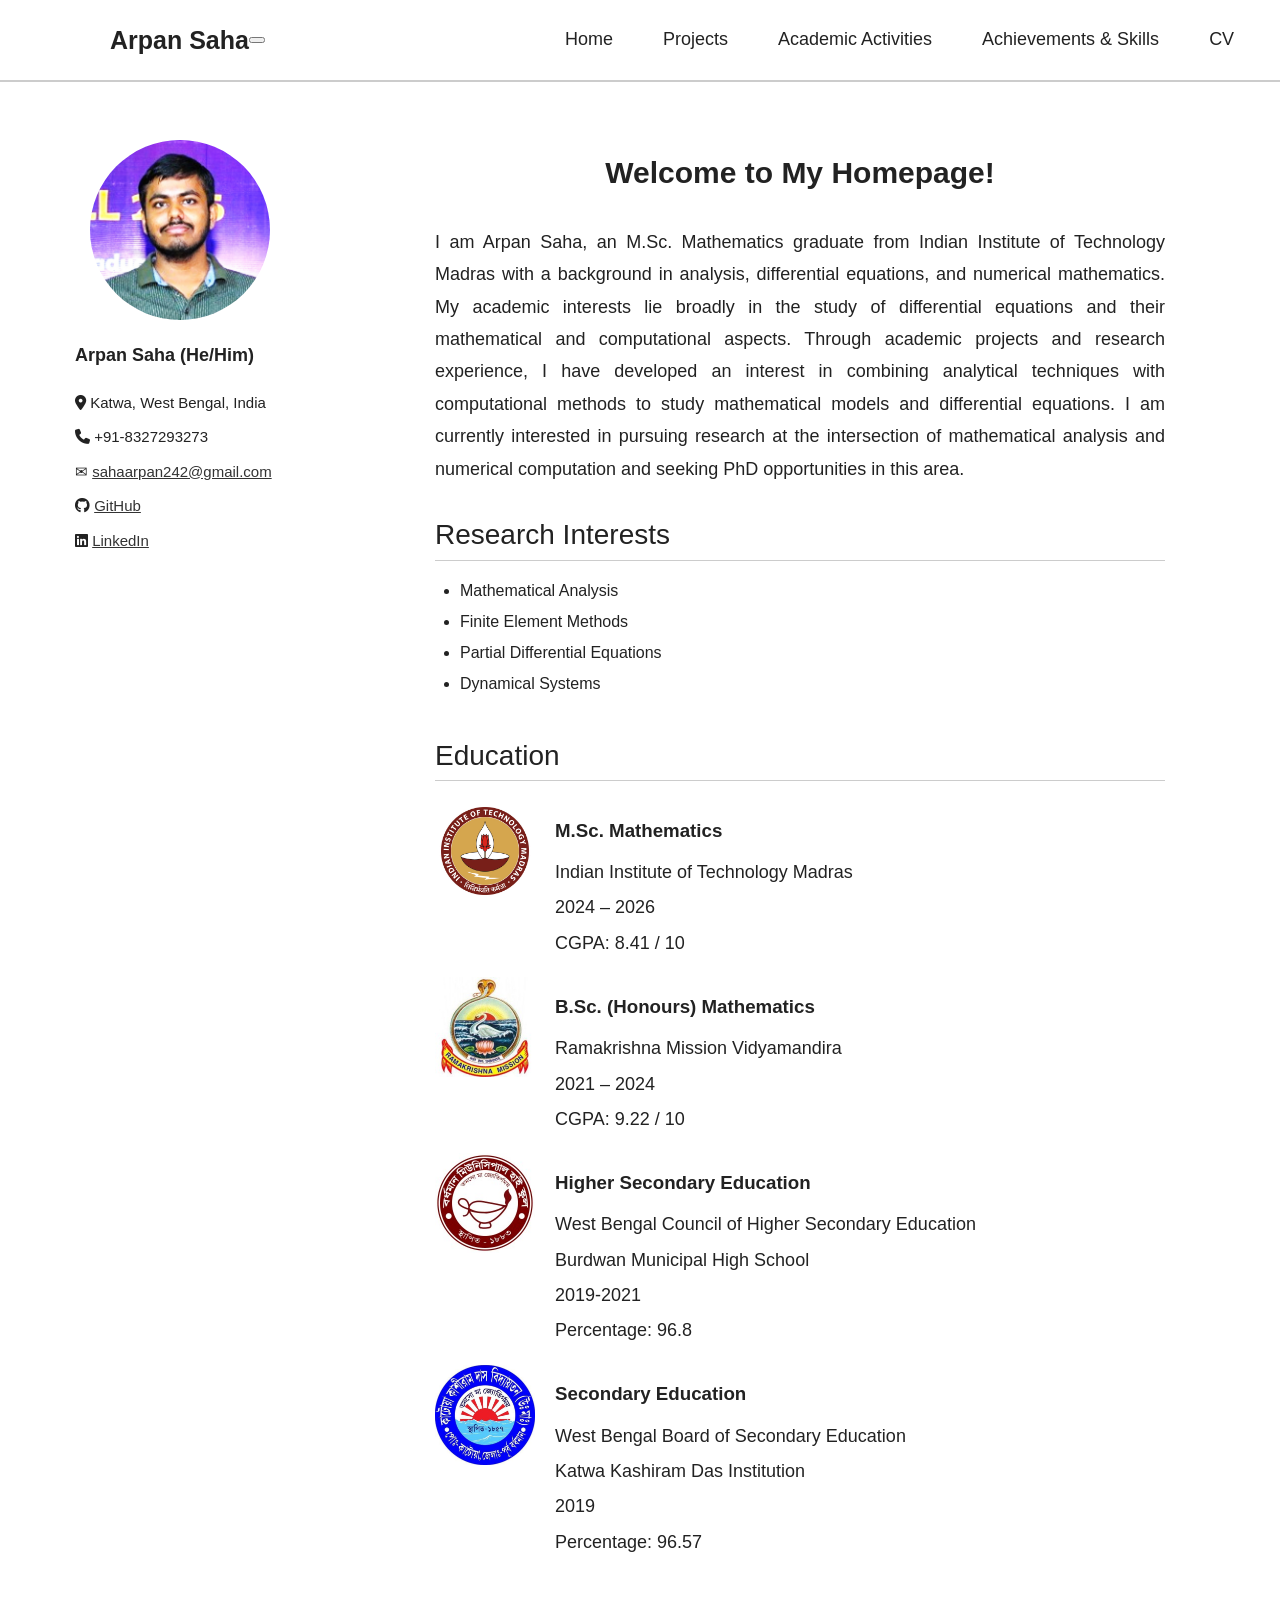
<file: index.html>
<!DOCTYPE html>

<html lang="en">

<head>

<meta charset="UTF-8">

<meta name="viewport" content="width=device-width, initial-scale=1.0">

<title>Arpan Saha</title>

<link rel="stylesheet" href="style.css">

<link rel="stylesheet"
      href="https://cdnjs.cloudflare.com/ajax/libs/font-awesome/6.5.2/css/all.min.css">

</head>

<body>
<!-- =========================
     HEADER
     ========================= -->

<header>

    <div class="top-bar">

        <div class="header-content">

            <div class="name">
                Arpan Saha
            </div>
<!-- Mobile Hamburger Toggle Button -->
    <button class="menu-toggle" id="menu-toggle" aria-label="Toggle navigation">
      <span></span>
      <span></span>
      <span></span>
    </button>
            <nav>

                <a href="index.html">Home</a>

                <a href="projects.html">Projects</a>

                <a href="activities.html">Academic Activities</a>

                <a href="achievements & skills.html">Achievements & Skills</a>

                <a href="cv.html">CV</a>

            </nav>

        </div>

    </div>

</header>
<!-- ===================================== PAGE LAYOUT ===================================== -->

<div class="page-layout">

<!-- =================================
     LEFT SIDEBAR
     ================================= -->

<aside class="sidebar">


    <!-- PHOTO -->

    <img
        src="images/profile.jpg"
        alt="Arpan Saha"
        class="profile-photo"
    >


    <!-- NAME -->

    <h2>Arpan Saha (He/Him)</h2>

    <!-- CONTACT INFORMATION -->

    <div class="contact">


      <p>
    <i class="fa-solid fa-location-dot"></i>
    Katwa, West Bengal, India
</p>

         <p>
    <i class="fa-solid fa-phone"></i>
    +91-8327293273
</p>

        <p>
              &#9993;
            <a href="mailto:sahaarpan242@gmail.com">
                sahaarpan242@gmail.com
            </a>
        </p>


     <p>
    <i class="fa-brands fa-github"></i>
    <a href="https://github.com/arpan-saha26">
        GitHub
    </a>
</p>

<p>
    <i class="fa-brands fa-linkedin"></i>
    <a href="https://www.linkedin.com/in/arpan-saha-533037256">
        LinkedIn
    </a>
</p>





    </div>


</aside>



<!-- =================================
     RIGHT MAIN CONTENT
     ================================= -->

<main>


   <section class="welcome">


<h1>Welcome to My Homepage!</h1>

<p>
I am Arpan Saha, an M.Sc. Mathematics graduate from Indian Institute of Technology Madras with a background in analysis, 
differential equations, and numerical mathematics. My academic interests lie broadly in the study of differential equations 
and their mathematical and computational aspects. Through academic projects and research experience, 
I have developed an interest in combining analytical techniques with computational methods to study mathematical models and
 differential equations. I am currently interested in pursuing research at the intersection of mathematical analysis and numerical 
 computation and seeking PhD opportunities in this area.
    
</p>

<section id="research-interests">

    <h2>Research Interests</h2>
    <ul>
        <li>Mathematical Analysis</li>
        <li>Finite Element Methods</li>
        <li>Partial Differential Equations</li>
        <li>Dynamical Systems</li>
    </ul>

</section>
<section id="education">

<h2>Education</h2>


<div class="education-item">

    <div class="education-logo">
        <img src="images/iitmlogo.jpg" alt="IIT Madras Logo">
    </div>

    <div class="education-details">

        <h3>M.Sc. Mathematics</h3>

        <p class="institution">
            Indian Institute of Technology Madras
        </p>

        <p class="year">
            2024 – 2026
        </p>

        <p class="cgpa">
            CGPA: 8.41 / 10
        </p>

    </div>

</div>


<div class="education-item">

    <div class="education-logo">
        <img src="images/rkmlogo.jpg"
             alt="Ramakrishna Mission Vidyamandira Logo">
    </div>

    <div class="education-details">

        <h3>B.Sc. (Honours) Mathematics</h3>

        <p class="institution">
            Ramakrishna Mission Vidyamandira
        </p>

        <p class="year">
            2021 – 2024
        </p>

        <p class="cgpa">
            CGPA: 9.22 / 10
        </p>

    </div>

</div>

<!-- School education: optional -->

<div class="education-item">
    

     <div class="education-logo">
        <img src="images/bmhslogo.jpg"
             alt="Burdwan Municipal High School Logo">
    </div>


    <div class="education-details">

        <h3>
            Higher Secondary Education
        </h3>
        <p>West Bengal Council of Higher Secondary Education</p>
         <p class="institution">
            Burdwan Municipal High School
        </p>

        <p class="year">
            2019-2021
        </p>

        <p class="cgpa">
            Percentage: 96.8
        </p>

    </div>

</div>


<div class="education-item">
    

     <div class="education-logo">
        <img src="images/kdilogo.jpg"
             alt="Burdwan Municipal High School Logo">
    </div>
    <div class="education-details">

        <h3>
         Secondary Education
        </h3>
        <p> West Bengal Board of Secondary Education</p>
         <p class="institution">
            Katwa Kashiram Das Institution
        </p>

        <p class="year">
            2019
        </p>

        <p class="cgpa">
            Percentage: 96.57
        </p>

    </div>

</div>

</section>


</main>

</div>


</body>

</html>
</file>
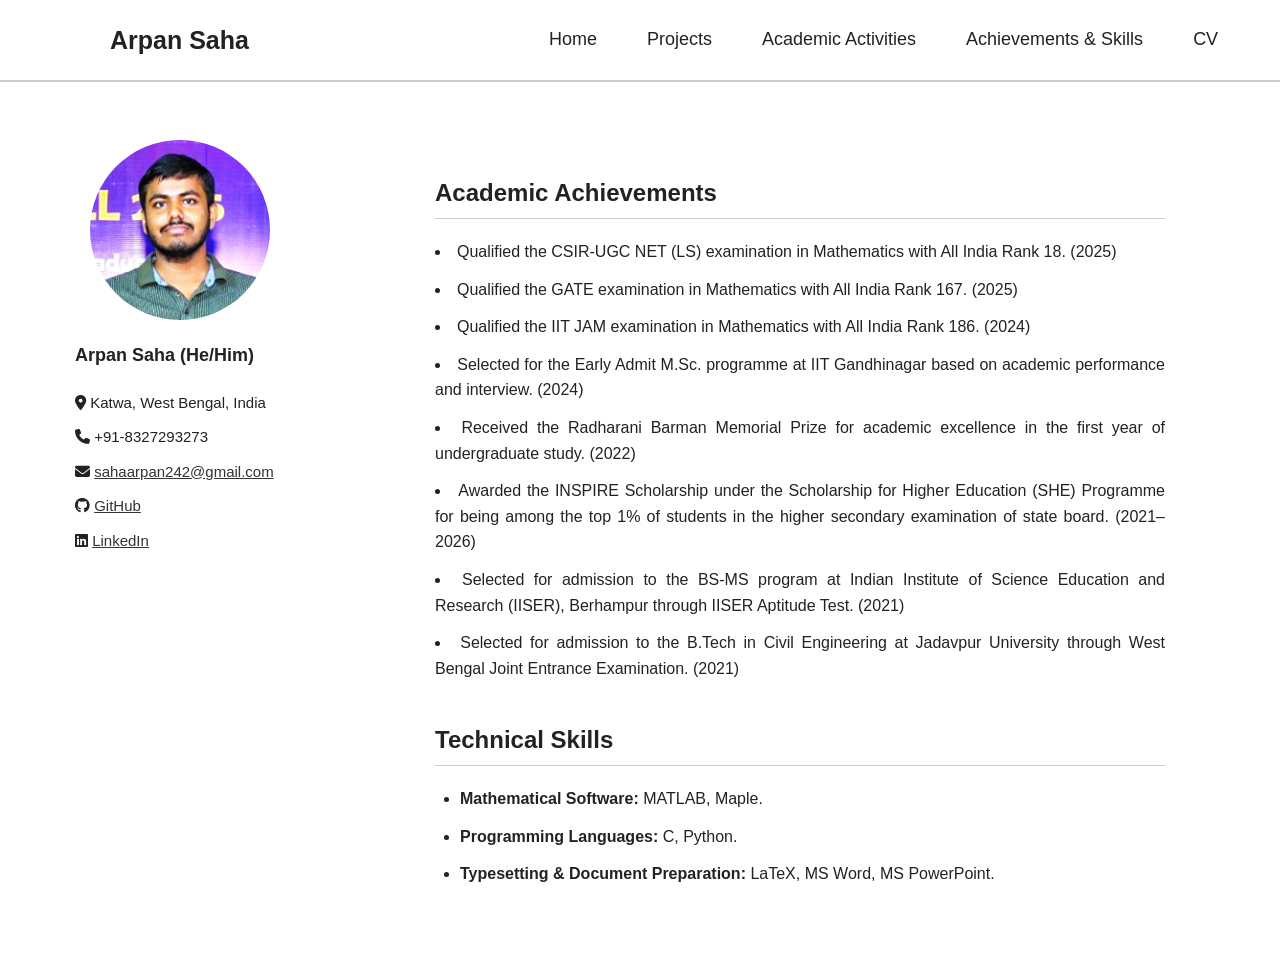
<file: achievements & skills.html>
```html
<!DOCTYPE html>

<html lang="en">

<head>

<meta charset="UTF-8">

<meta name="viewport" content="width=device-width, initial-scale=1.0">

<title>Arpan Saha</title>

<link rel="stylesheet" href="style.css">

<link rel="stylesheet"
      href="https://cdnjs.cloudflare.com/ajax/libs/font-awesome/6.5.2/css/all.min.css">

</head>

<body>

<!-- =========================
     HEADER
     ========================= -->

<header>

    <div class="top-bar">

        <div class="header-content">

            <div class="name">
                Arpan Saha
            </div>

            <nav>

                <a href="index.html">Home</a>

                <a href="projects.html">Projects</a>

                <a href="activities.html">Academic Activities</a>

            

                <a href="achievements & skills.html">Achievements & Skills</a>

                <a href="cv.html">CV</a>

            </nav>

        </div>

    </div>

</header>


<!-- =========================
     PAGE LAYOUT
     ========================= -->

<div class="page-layout">


<!-- =========================
     LEFT SIDEBAR
     ========================= -->

<aside class="sidebar">

    <!-- PHOTO -->

    <img
        src="images/profile.jpg"
        alt="Arpan Saha"
        class="profile-photo"
    >


    <!-- NAME -->

    <h2>Arpan Saha (He/Him)</h2>


    <!-- CONTACT INFORMATION -->

    <div class="contact">

        <p>
            <i class="fa-solid fa-location-dot"></i>
            Katwa, West Bengal, India
        </p>

        <p>
            <i class="fa-solid fa-phone"></i>
            +91-8327293273
        </p>

        <p>
            <i class="fa-solid fa-envelope"></i>
            <a href="mailto:sahaarpan242@gmail.com">
                sahaarpan242@gmail.com
            </a>
        </p>

        <p>
            <i class="fa-brands fa-github"></i>
            <a href="https://github.com/arpan-saha26">
                GitHub
            </a>
        </p>

        <p>
            <i class="fa-brands fa-linkedin"></i>
            <a href="https://www.linkedin.com/in/arpan-saha-533037256">
                LinkedIn
            </a>
        </p>

    </div>

</aside>


<!-- =========================
     MAIN CONTENT
     ========================= -->

<!-- =========================
     ACADEMIC ACHIEVEMENTS
     ========================= -->
<main class="main-content">


<section id="achievements">

    <h1>Academic Achievements</h1>

    <div class="achievement-container">

        <div class="achievement-card">
            <li>
                Qualified the CSIR-UGC NET (LS) examination in Mathematics with
                All India Rank 18.
                <span class="achievement-year">(2025)</span>
            </li>
        </div>

        <div class="achievement-card">
            <li>
                Qualified the GATE examination in Mathematics with
                All India Rank 167.
                <span class="achievement-year">(2025)</span>
            </li>
        </div>

        <div class="achievement-card">
            <li>
                Qualified the IIT JAM examination in Mathematics with
                All India Rank 186.
                <span class="achievement-year">(2024)</span>
            </li>
        </div>

        <div class="achievement-card">
            <li>
                Selected for the Early Admit M.Sc. programme at IIT Gandhinagar
                based on academic performance and interview.
                <span class="achievement-year">(2024)</span>
            </li>
        </div>

        <div class="achievement-card">
            <li>
                Received the Radharani Barman Memorial Prize for academic
                excellence in the first year of undergraduate study.
                <span class="achievement-year">(2022)</span>
            </li>
        </div>

        <div class="achievement-card">
            <li>
                Awarded the INSPIRE Scholarship under the Scholarship for
                Higher Education (SHE) Programme for being among the top 1%
                of students in the higher secondary examination of state board.
                <span class="achievement-year">(2021–2026)</span>
            </li>
        </div>

        <div class="achievement-card">
            <li>
                Selected for admission to the BS-MS program at Indian Institute of Science
                Education and Research (IISER), Berhampur through IISER Aptitude Test.
                <span class="achievement-year">(2021)</span>
            </li>
        </div>

             <div class="achievement-card">
            <li>
                Selected for admission to the B.Tech in Civil Engineering at Jadavpur University through West Bengal Joint Entrance Examination.
                <span class="achievement-year">(2021)</span>
            </li>
        </div>

    </div>

    

</section>
<section id="skills">

    <h1>Technical Skills</h1>

    <ul>

        <li>
            <strong>Mathematical Software:</strong>
            MATLAB, Maple.
        </li>

        <li>
            <strong>Programming Languages:</strong>
            C, Python.
        </li>

        <li>
            <strong>Typesetting & Document Preparation:</strong>
            LaTeX, MS Word, MS PowerPoint.
        </li>

    </ul>

</section>
</main>
</html>
</file>
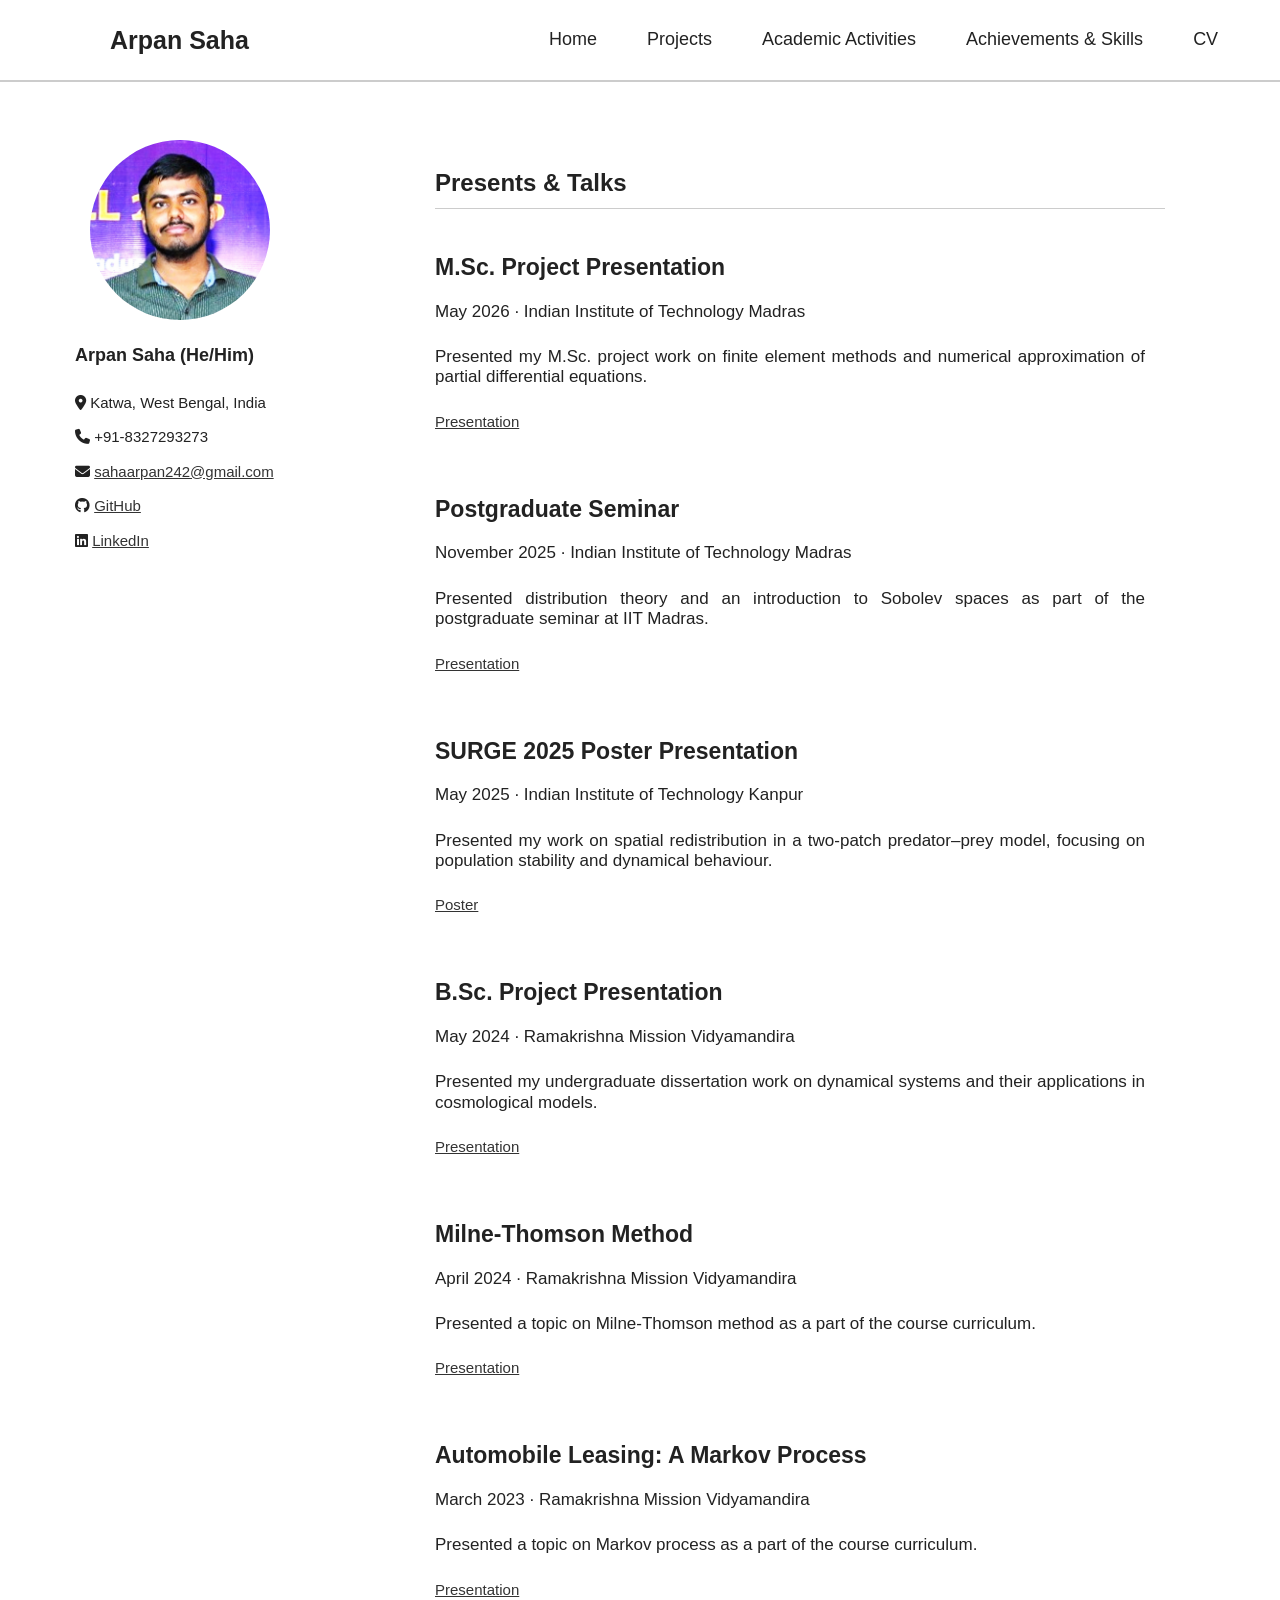
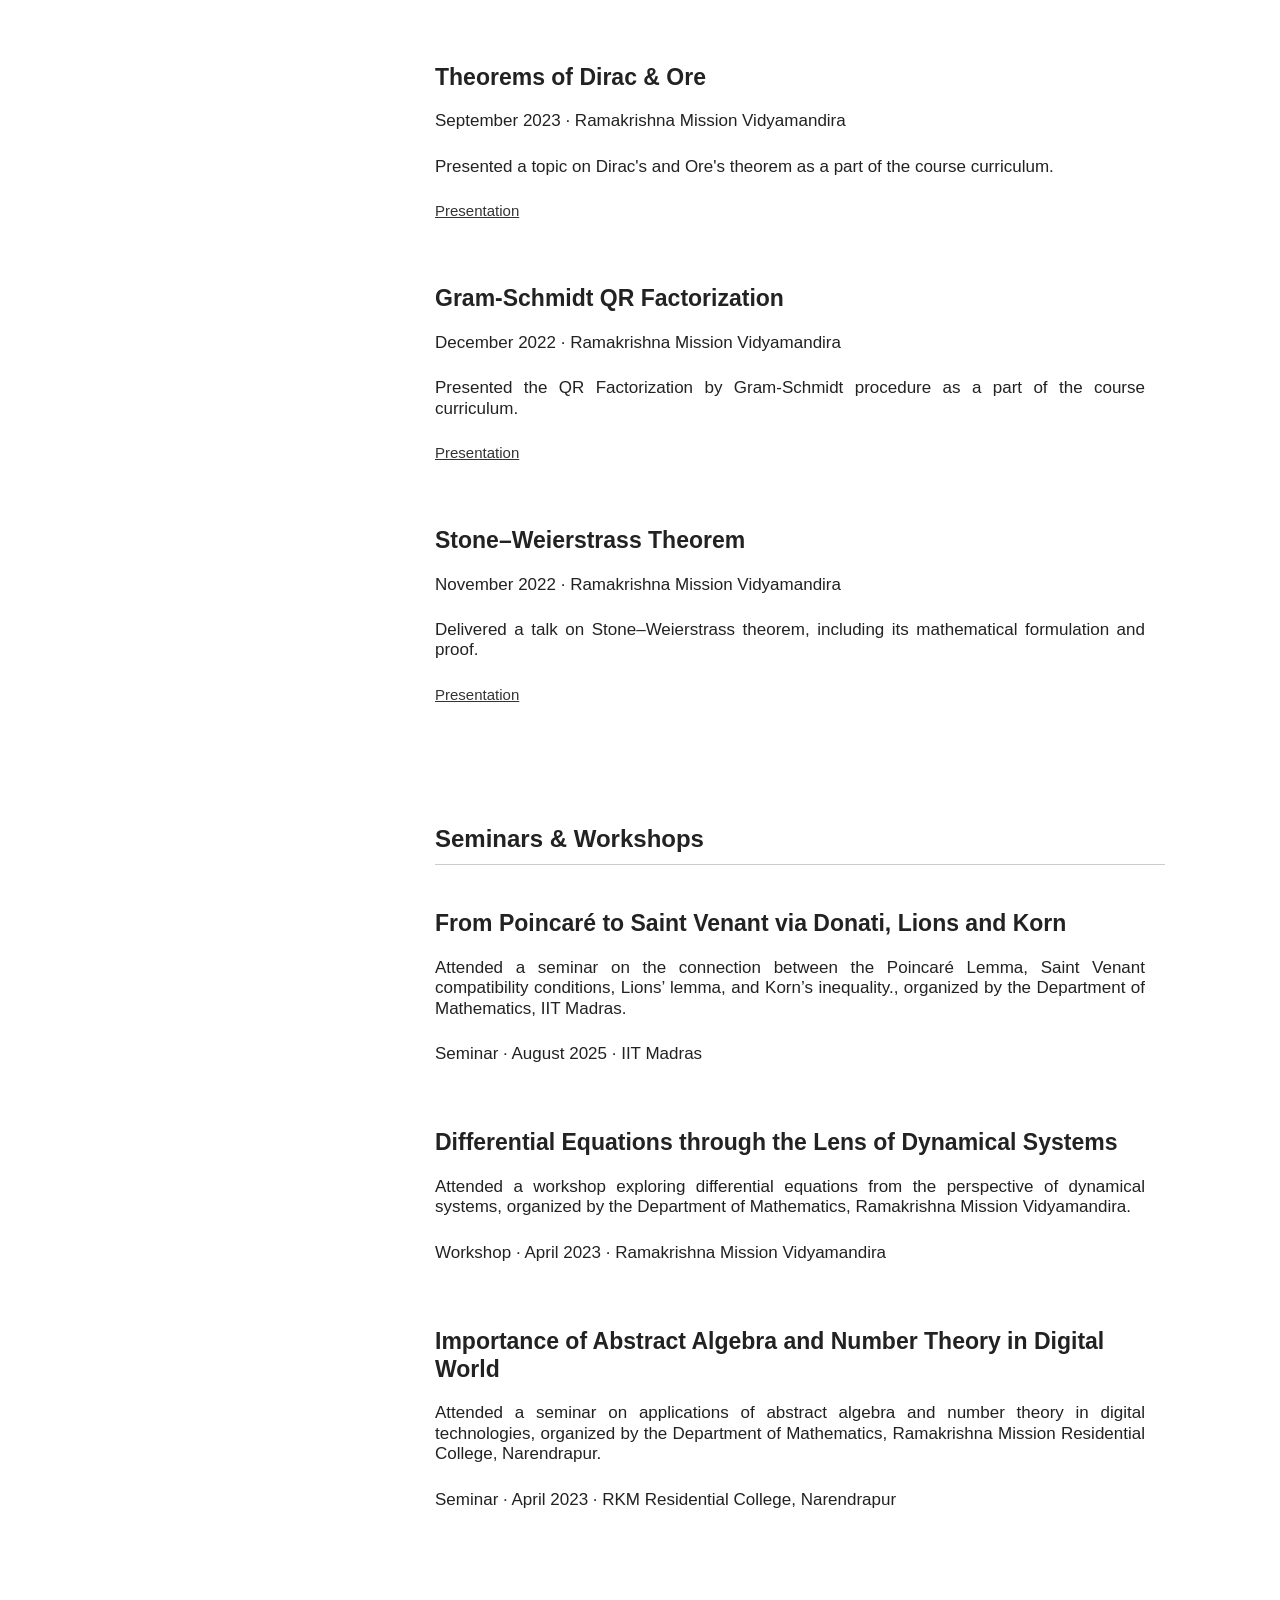
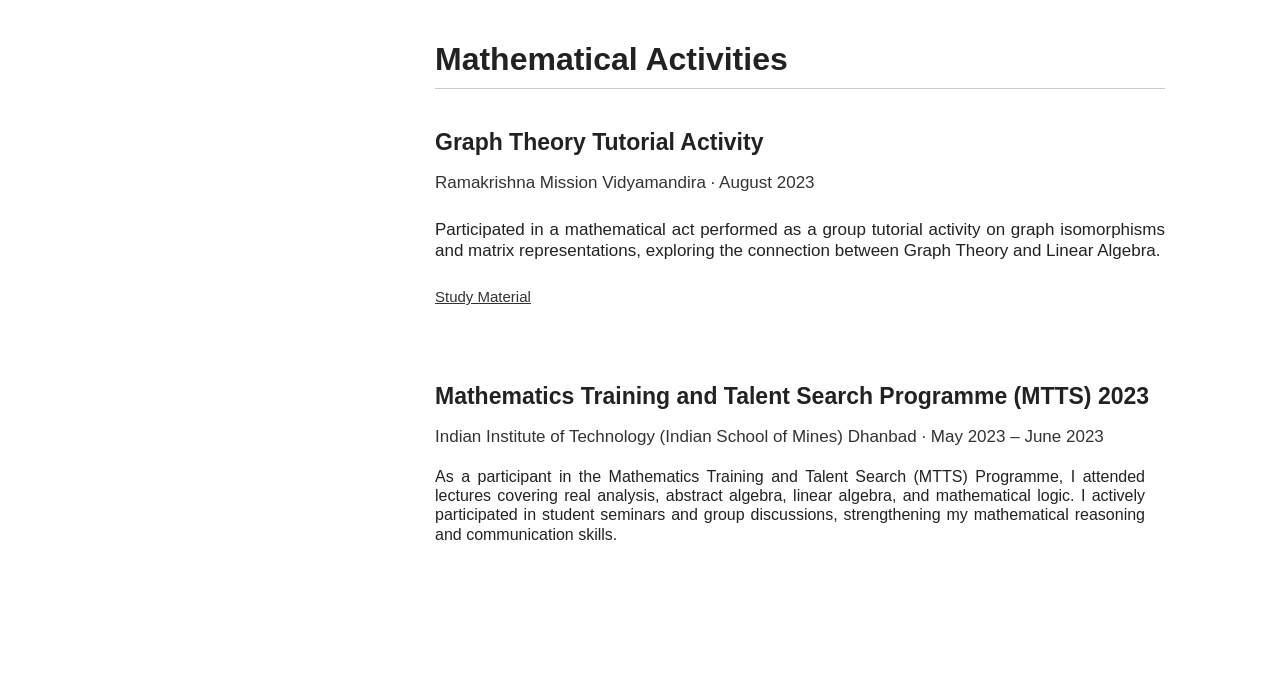
<file: activities.html>
```html
<!DOCTYPE html>

<html lang="en">

<head>

<meta charset="UTF-8">

<meta name="viewport" content="width=device-width, initial-scale=1.0">

<title>Arpan Saha</title>

<link rel="stylesheet" href="style.css">

<link rel="stylesheet"
      href="https://cdnjs.cloudflare.com/ajax/libs/font-awesome/6.5.2/css/all.min.css">

</head>

<body>

<!-- =========================
     HEADER
     ========================= -->

<header>

    <div class="top-bar">

        <div class="header-content">

            <div class="name">
                Arpan Saha
            </div>

            <nav>

                <a href="index.html">Home</a>

                <a href="projects.html">Projects</a>

                <a href="activities.html">Academic Activities</a>

                <a href="achievements & skills.html">Achievements & Skills</a>

                <a href="cv.html">CV</a>

            </nav>

        </div>

    </div>

</header>


<!-- =========================
     PAGE LAYOUT
     ========================= -->

<div class="page-layout">


<!-- =========================
     LEFT SIDEBAR
     ========================= -->

<aside class="sidebar">

    <!-- PHOTO -->

    <img
        src="images/profile.jpg"
        alt="Arpan Saha"
        class="profile-photo"
    >


    <!-- NAME -->

    <h2>Arpan Saha (He/Him)</h2>


    <!-- CONTACT INFORMATION -->

    <div class="contact">

        <p>
            <i class="fa-solid fa-location-dot"></i>
            Katwa, West Bengal, India
        </p>

        <p>
            <i class="fa-solid fa-phone"></i>
            +91-8327293273
        </p>

        <p>
            <i class="fa-solid fa-envelope"></i>
            <a href="mailto:sahaarpan242@gmail.com">
                sahaarpan242@gmail.com
            </a>
        </p>

        <p>
            <i class="fa-brands fa-github"></i>
            <a href="https://github.com/arpan-saha26">
                GitHub
            </a>
        </p>

        <p>
            <i class="fa-brands fa-linkedin"></i>
            <a href="https://www.linkedin.com/in/arpan-saha-533037256">
                LinkedIn
            </a>
        </p>

    </div>

</aside>


<!-- =========================
     MAIN CONTENT
     ========================= -->

<main class="main-content">

    <section id="talks">

    <h1>Presents & Talks</h1>

 <div class="presentation-container">


            <!-- PRESENTATION 1 -->

            <div class="presentation-card">

                <h2>M.Sc. Project Presentation</h2>
   <p class="presentation-meta">
        May 2026 · Indian Institute of Technology Madras
    </p>
                <p>
                    Presented my M.Sc. project work on finite element methods
                    and numerical approximation of partial differential
                    equations.
                </p>

                  <p class="project-links">
        <a href="files/MSc_Presentation.pdf">Presentation</a>
    </p>


  </div>





            <!-- PRESENTATION 2 -->

            <div class="presentation-card">

                <h2>Postgraduate Seminar</h2>
             <p class="presentation-meta">
                   November 2025 · Indian Institute of Technology Madras
                <p>
                    Presented distribution theory and an introduction to Sobolev spaces as part of the
                    postgraduate seminar at IIT Madras.
                </p>

                   <p class="project-links">
        <a href="files/Postgraduate_Seminar.pdf">Presentation</a>
    </p>


            </div>
            

            <!-- PRESENTATION 3 -->

            <div class="presentation-card">

                <h2>SURGE 2025 Poster Presentation</h2>
                <p class="presentation-meta">
        May 2025 · Indian Institute of Technology Kanpur
                <p>
                    Presented my work on spatial redistribution in a
                    two-patch predator–prey model, focusing on population
                    stability and dynamical behaviour.
                </p>

                 <p class="project-links">
        <a href="files/SURGE Poster.pdf">Poster</a>
        
    </p>
</div>


      <!-- PRESENTATION 4 -->

           <div class="presentation-card">

      <h2>B.Sc. Project Presentation</h2>
            <p class="presentation-meta">
        May 2024 · Ramakrishna Mission Vidyamandira
                <p>
                    Presented my undergraduate dissertation work on
                    dynamical systems and their applications in cosmological models.
                </p>

                <p class="project-links">
        <a href="files/Project_Presentation.pdf">Presentation</a>
       
    </p>


        </div>

        
                    <!-- PRESENTATION 5-->

       <div class="presentation-card">

      <h2>Milne-Thomson Method</h2>
                        <p class="presentation-meta">
                      April 2024 · Ramakrishna Mission Vidyamandira
                <p>
                   Presented a topic on Milne-Thomson method as a part of the course curriculum.
                </p>

                   <p class="project-links">
        <a href="files/Milne_Thomson_Method.pdf">Presentation</a>
    </p>


 </div>

                    <!-- PRESENTATION 6-->

       <div class="presentation-card">

      <h2>Automobile Leasing: A Markov Process</h2>
                        <p class="presentation-meta">
                      March 2023 · Ramakrishna Mission Vidyamandira
                <p>
                   Presented a topic on Markov process as a part of the course curriculum.
                </p>

                   <p class="project-links">
        <a href="files/Automobile_Leasing___A_Markov_Process.pdf">Presentation</a>
    </p>


 </div>

              <!-- PRESENTATION 7-->

       <div class="presentation-card">

      <h2>Theorems of Dirac & Ore</h2>
                        <p class="presentation-meta">
                      September 2023 · Ramakrishna Mission Vidyamandira
                <p>
                   Presented a topic on Dirac's and Ore's theorem as a part of the course curriculum.
                </p>

                   <p class="project-links">
        <a href="files/Graph_Theory.pdf">Presentation</a>
    </p>


 </div>




           <!-- PRESENTATION 8 -->

       <div class="presentation-card">

      <h2>Gram-Schmidt QR Factorization</h2>
                        <p class="presentation-meta">
                      December 2022 · Ramakrishna Mission Vidyamandira
                <p>
                   Presented the QR Factorization by Gram-Schmidt procedure as a part of the course curriculum.
                </p>

                   <p class="project-links">
        <a href="files/QR_Factorization_by_Gram_Schmidt.pdf">Presentation</a>
    </p>
   

        </div>
            <!-- PRESENTATION 9-->

       <div class="presentation-card">

      <h2>Stone–Weierstrass Theorem</h2>
                        <p class="presentation-meta">
                      November 2022 · Ramakrishna Mission Vidyamandira
                <p>
                    Delivered a talk on Stone–Weierstrass theorem, including
                    its mathematical formulation and proof.
                </p>

                   <p class="project-links">
        <a href="files/Stone_Weierstrass_Theorem_presentation.pdf">Presentation</a>
    </p>


</div>


   
        </div>  <!-- End of presentation-container -->
<br>
    </br>
    <br>
</br>

        <!-- =========================
             SEMINARS & WORKSHOPS
             ========================= -->

        <h1 class="subsection-title">Seminars & Workshops</h1>

        <div class="presentation-container">

            <div class="presentation-card">

                <h2>From Poincaré to Saint Venant via Donati, Lions and Korn</h2>

                <p>
                    Attended a seminar on the connection between the Poincaré Lemma, Saint Venant compatibility conditions, Lions’ lemma, 
                    and Korn’s inequality., organized by the Department of Mathematics, IIT Madras.
                </p>

                <p class="presentation-type">
                    Seminar · August 2025 · IIT Madras
                </p>

            </div>


            <div class="presentation-card">

                <h2>Differential Equations through the Lens of Dynamical Systems</h2>

                <p>
                    Attended a workshop exploring differential equations from
                    the perspective of dynamical systems, organized by the
                    Department of Mathematics, Ramakrishna Mission Vidyamandira.
                </p>

                <p class="presentation-type">
                    Workshop · April 2023 · Ramakrishna Mission Vidyamandira
                </p>

            </div>


            <div class="presentation-card">

                <h2>Importance of Abstract Algebra and Number Theory in Digital World</h2>

                <p>
                    Attended a seminar on applications of abstract algebra and
                    number theory in digital technologies, organized by the
                    Department of Mathematics, Ramakrishna Mission Residential
                    College, Narendrapur.
                </p>

                <p class="presentation-type">
                    Seminar · April 2023 · RKM Residential College, Narendrapur
                </p>

            </div>

        </div>
 </section>
 <section class="project-section">

<h1>Mathematical Activities</h1>


<div class="project">

    <h2>Graph Theory Tutorial Activity</h2>

      <p class="project-institution">
        Ramakrishna Mission Vidyamandira · August 2023
    </p>


    <p>
        Participated in a mathematical act performed as a group tutorial activity on graph isomorphisms and matrix representations,
        exploring the connection between Graph Theory and Linear Algebra.
    </p>

    <p class="project-links">
        <a href="files/Graph_Theory_Tutorial_Activity.pdf">Study Material</a>
    </p>

</div>
<!-- MTTS -->

<div class="project">

    <h2>
        Mathematics Training and Talent Search Programme (MTTS)
        2023
    </h2>

    <p class="project-institution">
        Indian Institute of Technology (Indian School of Mines)
        Dhanbad · May 2023 – June 2023
    </p>

    <ul>

       As a participant in the Mathematics Training and Talent Search (MTTS) Programme, I attended lectures covering real analysis, 
       abstract algebra, linear algebra, and mathematical logic. I actively participated in student seminars and group discussions, strengthening 
       my mathematical reasoning and communication skills.


    </ul>

</div>


</section>
</main>

</body>

</html>
</file>
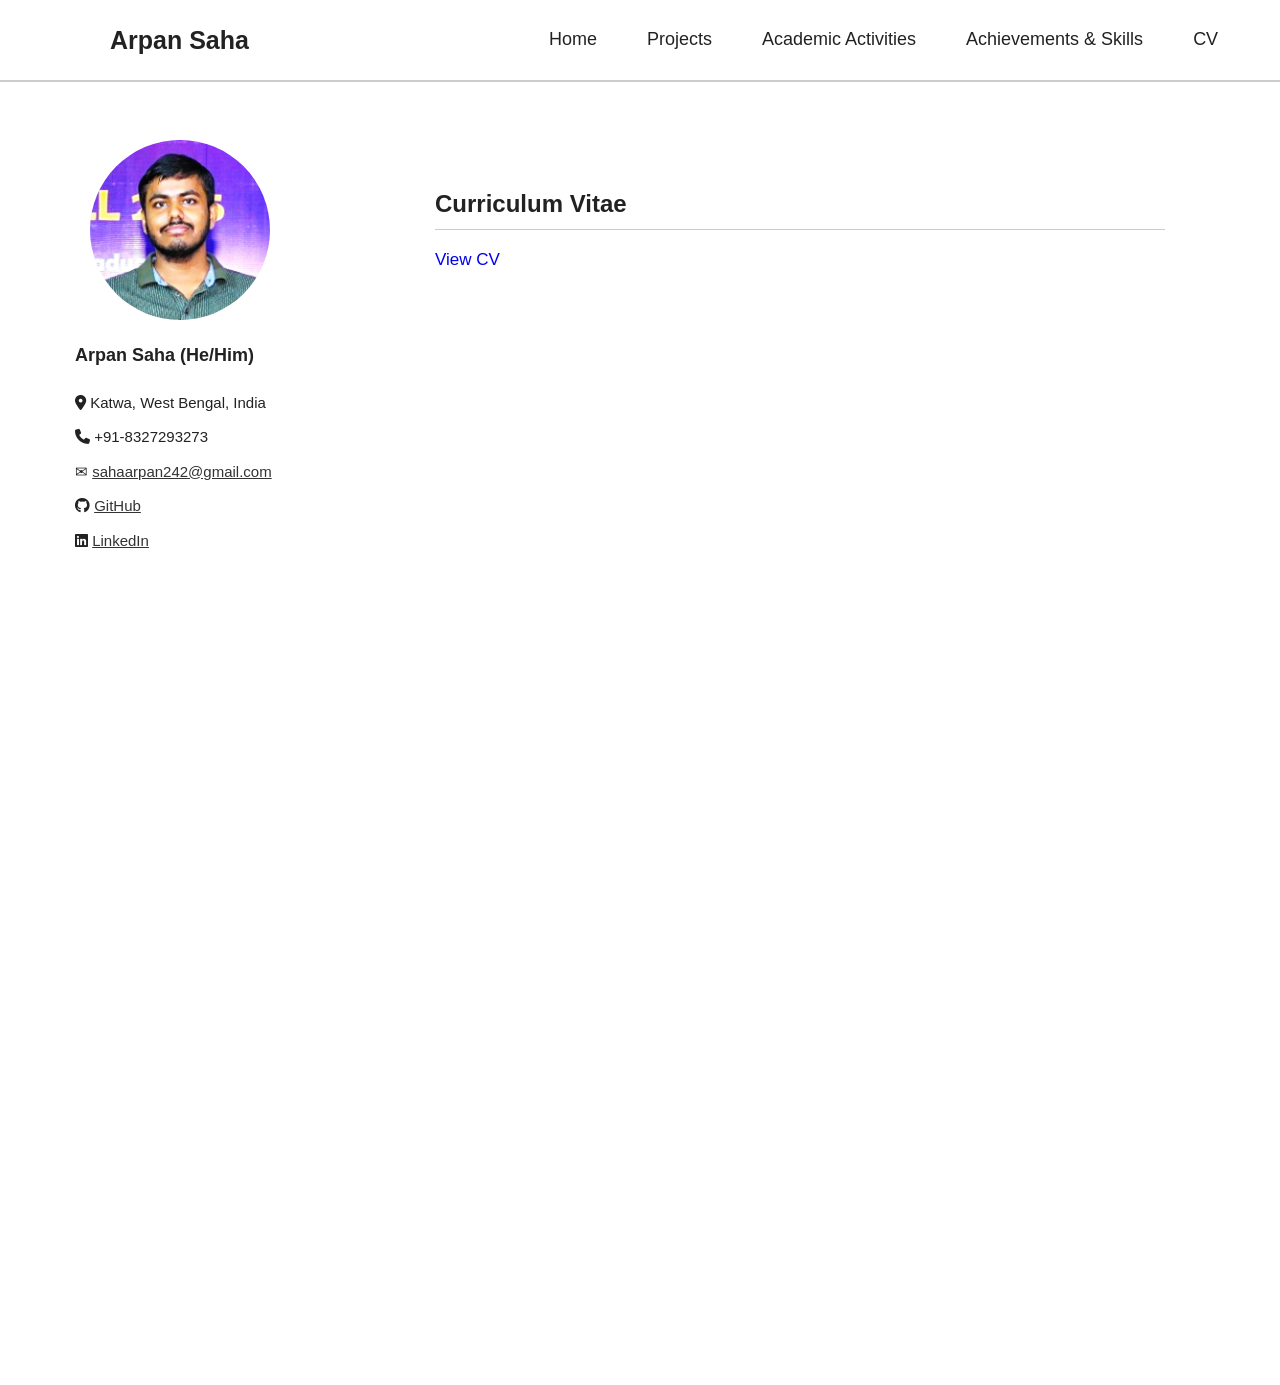
<file: cv.html>
<!DOCTYPE html>

<html lang="en">

<head>

    <meta charset="UTF-8">

    <meta name="viewport" content="width=device-width, initial-scale=1.0">

    <title>CV | Arpan Saha</title>

    <link rel="stylesheet" href="style.css">

    <link rel="stylesheet"
          href="https://cdnjs.cloudflare.com/ajax/libs/font-awesome/6.5.2/css/all.min.css">

</head>


<body>


<!-- =========================
     HEADER
     ========================= -->

<header>

    <div class="top-bar">

        <div class="header-content">

            <div class="name">
                Arpan Saha
            </div>

            <nav>

                <a href="index.html">Home</a>

                <a href="projects.html">Projects</a>

                <a href="activities.html">Academic Activities</a>

                <a href="achievements & skills.html">
                    Achievements & Skills
                </a>

                <a href="cv.html">CV</a>

            </nav>

        </div>

    </div>

</header>


<!-- =====================================
     PAGE LAYOUT
     ===================================== -->

<div class="page-layout">


<!-- =================================
     LEFT SIDEBAR
     ================================= -->

<aside class="sidebar">


    <!-- PHOTO -->

    <img
        src="images/profile.jpg"
        alt="Arpan Saha"
        class="profile-photo"
    >


    <!-- NAME -->

    <h2>Arpan Saha (He/Him)</h2>


    <!-- CONTACT INFORMATION -->

    <div class="contact">


        <p>
            <i class="fa-solid fa-location-dot"></i>
            Katwa, West Bengal, India
        </p>


        <p>
            <i class="fa-solid fa-phone"></i>
            +91-8327293273
        </p>


        <p>
            &#9993;
            <a href="mailto:sahaarpan242@gmail.com">
                sahaarpan242@gmail.com
            </a>
        </p>


        <p>
            <i class="fa-brands fa-github"></i>
            <a href="https://github.com/arpan-saha26">
                GitHub
            </a>
        </p>


        <p>
            <i class="fa-brands fa-linkedin"></i>
            <a href="https://www.linkedin.com/in/arpan-saha-533037256">
                LinkedIn
            </a>
        </p>


    </div>


</aside>



<!-- =================================
     MAIN CONTENT
     ================================= -->

<main class="main-content">


    <section id="cv">


        <h1>Curriculum Vitae</h1>


        <p>
            <a href="files/Arpan_Saha__CV__IITM.pdf">
                View CV
            </a>
        </p>


        <iframe
            src="files/Arpan_Saha__CV__IITM.pdf"
            width="100%"
            height="1000px"
            style="border: none;">
        </iframe>


    </section>


</main>


</div>


</body>

</html>
</file>
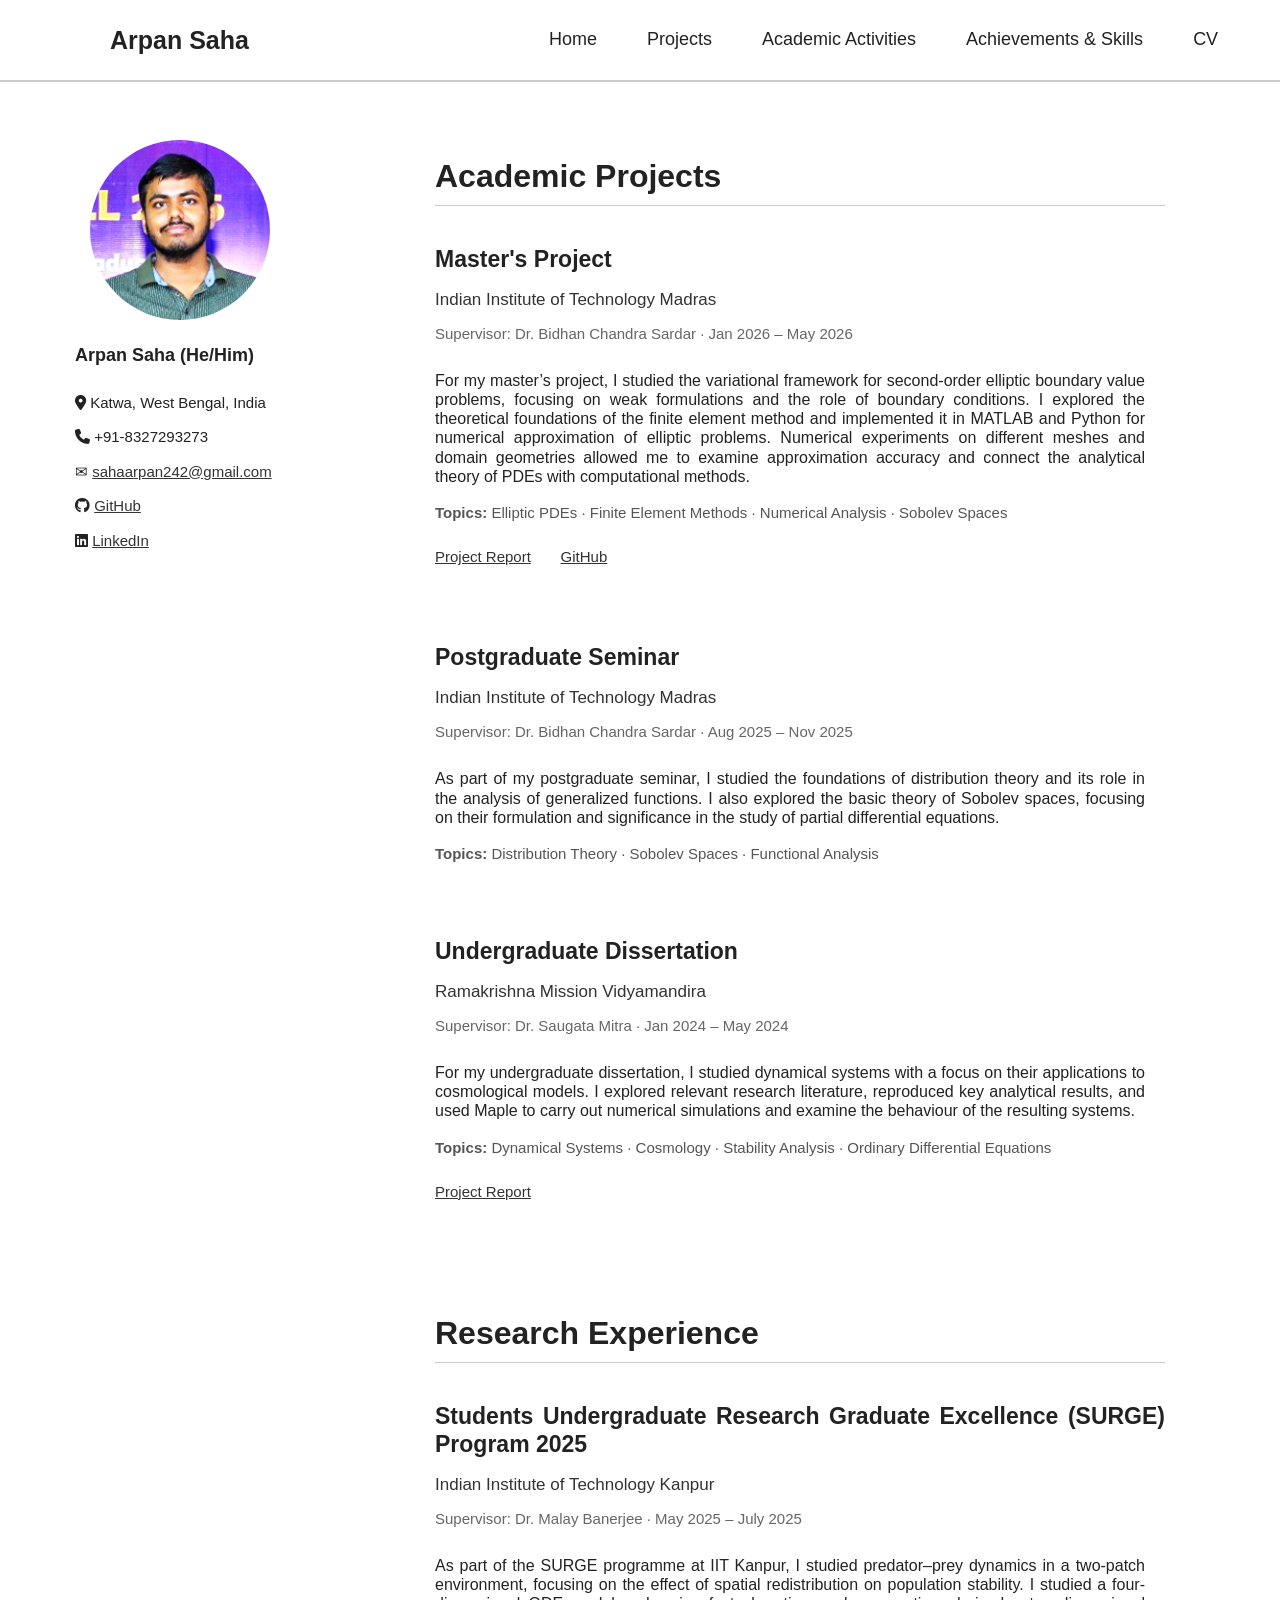
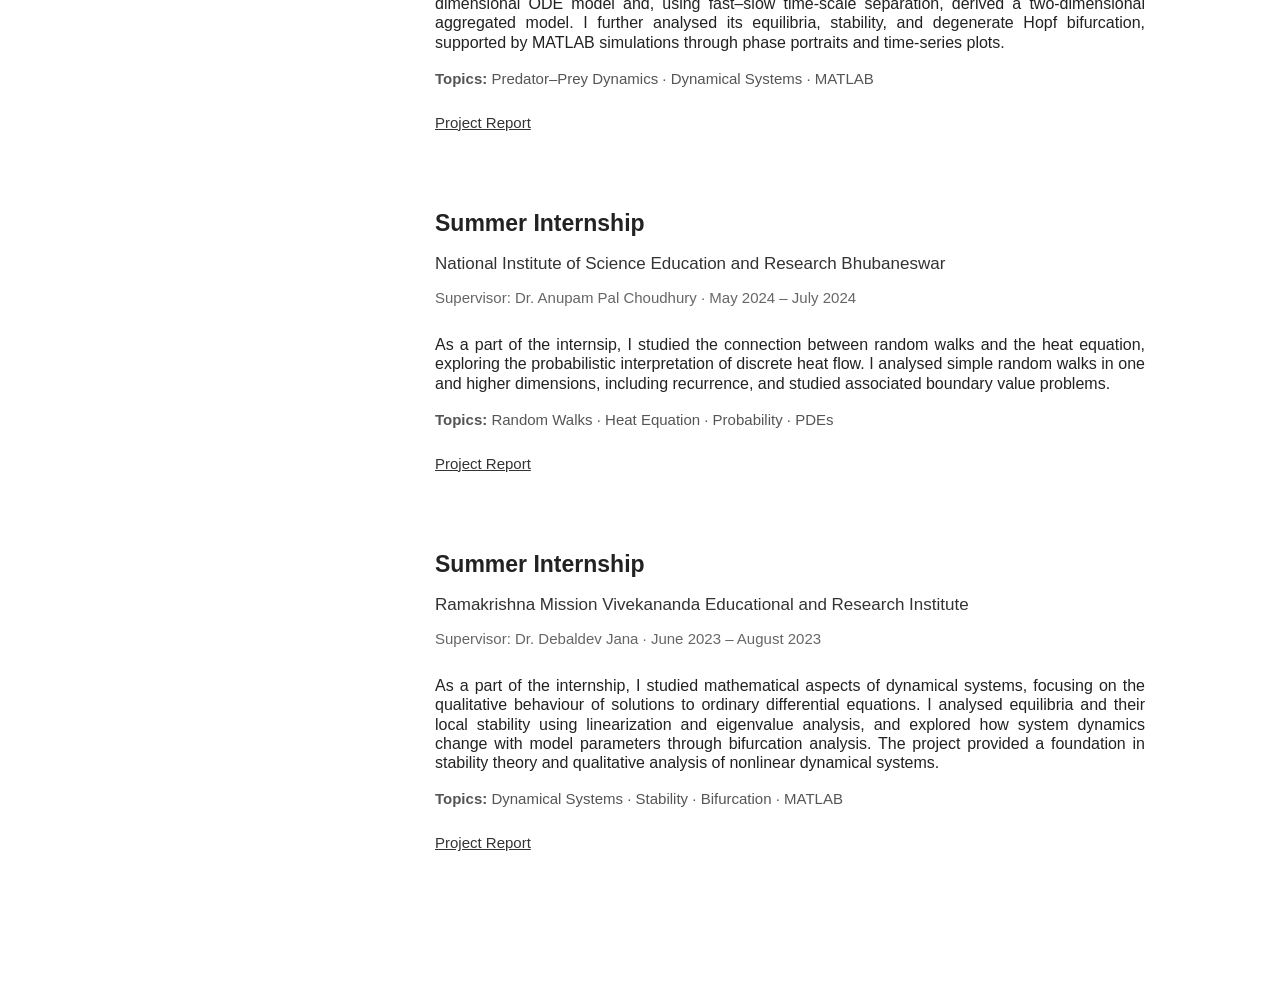
<file: projects.html>
<!DOCTYPE html>

<html lang="en">



<head>

<meta charset="UTF-8">

<meta name="viewport" content="width=device-width, initial-scale=1.0">

<title>Arpan Saha</title>

<link rel="stylesheet" href="style.css">

<link rel="stylesheet"
      href="https://cdnjs.cloudflare.com/ajax/libs/font-awesome/6.5.2/css/all.min.css">

</head>

<body>
<!-- =========================
     HEADER
     ========================= -->

<header>

    <div class="top-bar">

        <div class="header-content">

            <div class="name">
                Arpan Saha
            </div>

            <nav>

                <a href="index.html">Home</a>

                <a href="projects.html">Projects</a>

                <a href="activities.html">Academic Activities</a>

                <a href="achievements & skills.html">Achievements & Skills</a>


                <a href="cv.html">CV</a>

            </nav>

        </div>

    </div>

</header>
<!-- ===================================== PAGE LAYOUT ===================================== -->

<div class="page-layout">

<!-- =================================
     LEFT SIDEBAR
     ================================= -->

<aside class="sidebar">


    <!-- PHOTO -->

    <img
        src="images/profile.jpg"
        alt="Arpan Saha"
        class="profile-photo"
    >


    <!-- NAME -->

    <h2>Arpan Saha (He/Him)</h2>

    <!-- CONTACT INFORMATION -->

    <div class="contact">


      <p>
    <i class="fa-solid fa-location-dot"></i>
    Katwa, West Bengal, India
</p>

         <p>
    <i class="fa-solid fa-phone"></i>
    +91-8327293273
</p>

        <p>
              &#9993;
            <a href="mailto:sahaarpan242@gmail.com">
                sahaarpan242@gmail.com
            </a>
        </p>


     <p>
    <i class="fa-brands fa-github"></i>
    <a href="https://github.com/arpan-saha26">
        GitHub
    </a>
</p>

<p>
    <i class="fa-brands fa-linkedin"></i>
    <a href="https://www.linkedin.com/in/arpan-saha-533037256">
        LinkedIn
    </a>
</p>





    </div>


</aside>

<main>
<!-- =====================================
     RESEARCH & ACADEMIC PROJECTS
===================================== -->

<section class="project-section">

<h1>Academic Projects</h1>


<!-- M.Sc. Project -->

<div class="project">

    <h2>
        Master's Project
    </h2>

    <p class="project-institution">
        Indian Institute of Technology Madras
    </p>

    <p class="project-meta">
        Supervisor: Dr. Bidhan Chandra Sardar · Jan 2026 – May 2026
    </p>

    <ul>

    For my master’s project, I studied the variational framework for second-order elliptic boundary value problems, focusing on weak 
    formulations and the role of boundary conditions. I explored the theoretical foundations of the finite element method and implemented it 
    in MATLAB and Python for numerical approximation of elliptic problems. Numerical experiments on different meshes and domain geometries allowed me 
    to examine approximation accuracy and connect the analytical theory of PDEs with computational methods.

    </ul>

    <p class="project-topics">
        <strong>Topics:</strong>
        Elliptic PDEs · Finite Element Methods · Numerical Analysis · Sobolev Spaces </p>

    <p class="project-links">
        <a href="files/M_Sc__Project.pdf">Project Report</a>
        <a href="https://github.com/arpan-saha26">GitHub</a>
    </p>

</div>


<!-- Postgraduate Seminar -->

<div class="project">

    <h2>
        Postgraduate Seminar
    </h2>

    <p class="project-institution">
        Indian Institute of Technology Madras
    </p>

    <p class="project-meta">
        Supervisor: Dr. Bidhan Chandra Sardar · Aug 2025 – Nov 2025
    </p>

    <ul>

As part of my postgraduate seminar, I studied the foundations of distribution theory and its role in the analysis of generalized functions. 
I also  explored the basic theory of Sobolev spaces, focusing on their formulation and significance in the study of partial differential equations.

    </ul>

    <p class="project-topics">
        <strong>Topics:</strong>
        Distribution Theory · Sobolev Spaces · Functional Analysis
    </p>

</div>


<!-- Undergraduate Dissertation -->

<div class="project">

    <h2>
        Undergraduate Dissertation
    </h2>

    <p class="project-institution">
        Ramakrishna Mission Vidyamandira
    </p>

    <p class="project-meta">
        Supervisor: Dr. Saugata Mitra · Jan 2024 – May 2024
    </p>

    <ul>

For my undergraduate dissertation, I studied dynamical systems with a focus on their applications to cosmological models. 
I explored relevant research literature, reproduced key analytical results, 
and used Maple to carry out numerical simulations and examine the behaviour of the resulting systems.

    </ul>

    <p class="project-topics">
        <strong>Topics:</strong>
        Dynamical Systems · Cosmology · Stability Analysis · Ordinary Differential Equations
    </p>

       <p class="project-links">
        <a href="files/DSE_Project__B_Sc__Dissertation.pdf"">Project Report</a>
    </p>

</div>

</section>

<!-- =====================================
     TRAINING & RESEARCH EXPERIENCE
===================================== -->

<section class="project-section">

<h1>Research Experience</h1>


<!-- IIT Kanpur SURGE -->

<div class="project">

    <h2>
        Students Undergraduate Research Graduate Excellence
        (SURGE) Program 2025
    </h2>

    <p class="project-institution">
        Indian Institute of Technology Kanpur
    </p>

    <p class="project-meta">
        Supervisor: Dr. Malay Banerjee · May 2025 – July 2025
    </p>

    <ul>

As part of the SURGE programme at IIT Kanpur, I studied predator–prey dynamics in a two-patch environment, focusing on the 
effect of spatial redistribution on population stability. I studied a four-dimensional ODE model and, using fast–slow time-scale separation, 
derived a two-dimensional aggregated model. I further analysed its equilibria, stability, and
 degenerate Hopf bifurcation, supported by MATLAB simulations through phase portraits and time-series plots.
    </ul>

    <p class="project-topics">
        <strong>Topics:</strong>
        Predator–Prey Dynamics · Dynamical Systems · MATLAB
    </p>
<p class="project-links">
        <a href="files/INSPIRE_Scholarship_Summer_Project_2025.pdf">Project Report</a>
    </p>
</div>


<!-- NISER -->

<div class="project">

    <h2>
        Summer Internship
    </h2>

    <p class="project-institution">
        National Institute of Science Education and Research
        Bhubaneswar
    </p>

    <p class="project-meta">
        Supervisor: Dr. Anupam Pal Choudhury · May 2024 – July 2024
    </p>

    <ul>

     As a part of the internsip, I studied the connection between random walks and the heat equation, exploring the probabilistic 
     interpretation of discrete heat flow. I analysed simple random walks in one and higher dimensions, including recurrence, and studied 
     associated boundary value problems. 

    </ul>

    <p class="project-topics">
        <strong>Topics:</strong>
        Random Walks · Heat Equation · Probability · PDEs
    </p>
<p class="project-links">
        <a href="files/INSPIRE_Scholarship_Summer_Project_2024.pdf">Project Report</a>
    </p>
</div>


<!-- RKMVERI -->

<div class="project">

    <h2>
        Summer Internship
    </h2>

    <p class="project-institution">
        Ramakrishna Mission Vivekananda Educational and
        Research Institute
    </p>

    <p class="project-meta">
        Supervisor: Dr. Debaldev Jana · June 2023 – August 2023
    </p>

    <ul>
As a part of the internship, I studied mathematical aspects of dynamical systems, 
focusing on the qualitative behaviour of solutions to ordinary differential equations. I analysed equilibria and their local stability 
using linearization and eigenvalue analysis, and explored how system dynamics change with model parameters through bifurcation analysis. 
The project provided a foundation in stability theory and qualitative analysis of nonlinear dynamical systems.
    </ul>

    <p class="project-topics">
        <strong>Topics:</strong>
        Dynamical Systems · Stability · Bifurcation · MATLAB
    </p>
<p class="project-links">
        <a href="files/INSPIRE_Scholarship_Summer_Project_2023.pdf">Project Report</a>
    </p>
</div>


</section>

<!-- =====================================
     MATHEMATICAL TRAINING
===================================== -->


</main>
</body>

</html>
</file>
<file: style.css>
/* =====================================
   WHOLE PAGE
   ===================================== */

body {
    padding: 0;
    margin: 0;

    font-family: Georgia, sans-serif;

    line-height: 1.2;

    color: #222;

    background-color: white;
}


/* =====================================
   TOP HEADER
   ===================================== */

.top-bar {
    width: 100%;

    border-bottom: 2px solid #ccc;

    position: fixed;

    top: 0;
    left: 0;

    background-color: white;

    z-index: 1000;
}

/* =====================================
   CONTENT INSIDE HEADER
   ===================================== */

.header-content {
    max-width: 1100px;

    margin: 0 auto;

    padding: 25px;

    display: flex;

    align-items: center;
}


/* =====================================
   NAME
   ===================================== */

.name {
    font-size: 25px;

    font-weight: bold;

    white-space: nowrap;

    margin-left: 20px;
}


/* =====================================
   NAVIGATION
   ===================================== */

nav {
    display: flex;

    margin-left: 300px;

    gap: 50px;

    align-items: center;
}


nav a {
    text-decoration: none;

    color: #222;

    font-size: 18px;

    white-space: nowrap;
}


nav a:hover {
    text-decoration: underline;
}


/* =====================================
PAGE LAYOUT
===================================== */

.page-layout {
    max-width: 1100px;

    margin: 42px auto;

    padding: 130px 25px 0 25px;

    display: grid;

    grid-template-columns: 250px 1fr;

    gap: 70px;

    align-items: start;
}

/* =====================================
PROFILE PHOTO
===================================== */

.profile-photo {

width: 180px;

height: 180px;

object-fit: cover;

border-radius: 50%;

display: block;

margin-bottom: 25px;
margin-left: -25px;
}

/* =====================================
SIDEBAR NAME
===================================== */

.sidebar h2 {

font-size: 18px;

margin-bottom: 5px;

margin-left: -40px;

}

.sidebar p {

font-size: 15px;

line-height: 1.5;

margin-bottom: 3px;

margin-left: -40px;

}

/* =====================================
CONTACT
===================================== */

.contact {

margin-top: 25px;

margin-left: -40px;

}

.contact p {

margin: 12px 0;

}

/* Contact links */

.contact a {

color: #333;

text-decoration: none;

}

.contact a {

text-decoration: underline;

}
/* =====================================
   FIXED HEADER
===================================== */

.top-bar {
    width: 100%;
    height: 80px;

    border-bottom: 2px solid #ccc;

    position: fixed;
    top: 0;
    left: 0;

    background-color: white;

    z-index: 1000;
}


/* =====================================
   HEADER CONTENT
===================================== */

.header-content {
    max-width: 1100px;
    height: 100%;

    margin: 0 auto;
    padding: 0 25px;

    display: flex;
    align-items: center;
}



/* =====================================
   PAGE LAYOUT
===================================== */

.page-layout {
    max-width: 1100px;

    margin: 0 auto;

    padding: 130px 25px 40px 25px;

    display: grid;

    grid-template-columns: 250px 1fr;

    gap: 70px;

    align-items: start;

    box-sizing: border-box;
}


/* =====================================
   LEFT SIDEBAR
===================================== */

.sidebar {
    text-align: left;

    position: fixed;

    top: 140px;

    align-self: start;
}


/* =====================================
   MAIN CONTENT
===================================== */

main {
    max-width: 750px;

    /* IMPORTANT */
    min-width: 0;
      grid-column: 2;
}

/* =====================================
MAIN CONTENT
===================================== */


.welcome h1 {
    text-align: center;

    font-size: 30px;

    font-weight: bold;

    margin-bottom: 35px;
}


/* INTRODUCTION TEXT */

.welcome p {
    font-size: 18px;

    line-height: 1.8;

    margin-bottom: 20px;
    text-align: justify;
}

#research-interests ul {
    padding-left: 25px;
}

#research-interests li {
    margin-bottom: 12px;
}
/* LINKS */

.welcome a {
    color: #333;

    text-decoration: underline;
}


.welcome a:hover {
    color: #777;
}
.education-item {
    display: flex;
    align-items: flex-start;
    gap: 20px;
   
    margin-bottom: 10px;
}

.education-logo {
    flex-shrink: 0;
}

.education-logo img {
    width: 100px;
    height: 100px;
    object-fit: contain;
}

.education-details p{
    flex: 1;
    
    gap: 20px;
     margin: 2px 0;
    line-height: 1.3;
}


main section {

margin-bottom: 45px;

}

main section h2 {

font-size: 28px;

font-weight: normal;

border-bottom: 1px solid #ccc;

padding-bottom: 8px;

margin-bottom: 20px;

}

main section p {

font-size: 17px;
padding-bottom: 10px;

}

/* =====================================
MOBILE
===================================== */

@media (max-width: 800px) {



.profile-photo {

    margin-left: auto;

    margin-right: auto;

}
.welcome {
    margin-top: 20px;
    margin-bottom: 50px;
}


}

/* =====================================
   PROJECTS PAGE
===================================== */

.projects-page {
    max-width: 850px;

    margin: 0 auto;

    padding: 130px 25px 60px 25px;
}


/* =====================================
   SECTION TITLE
===================================== */

.project-section {
    margin-bottom: 65px;
}


.project-section > h1 {
    font-size: 32px;

    font-weight: bold;

    margin-bottom: 40px;

    border-bottom: 1px solid #ccc;

    padding-bottom: 10px;
}


/* =====================================
   INDIVIDUAL PROJECT
===================================== */

.project {
    margin-bottom: 30px;

    padding-bottom: 20px;

    text-align: justify;
}


/* Project title */

.project h2 {
    font-size: 23px;

    font-weight: bold;

    margin: 0 0 8px 0;

    border-bottom: none;

}


/* Institution */

.project-institution {
    font-size: 17px;

    margin: 3px 0;

    color: #333;
}


/* Supervisor + date */

.project-meta {
    font-size: 15px;

    color: #666;

    margin: 5px 0 18px 0;
}


/* Description list */

.project ul {
    padding-left: 0;

    margin-top: 10px;

    padding-right: 20px;
}


.project li {
    font-size: 17px;

    margin-bottom: 10px;
}


/* Topics */

.project-topics {
    font-size: 15px !important;

    margin-top: 18px;

    color: #555;
}


/* Links */

.project-links {
    margin-top: 20px;
}


.project-links a {
    color: #333;

    text-decoration: underline;

    margin-right: 25px;

    font-size: 15px;
}


.project-links a:hover {
    color: #777;
}



/* =========================
   PRESENTATIONS & TALKS
   ========================= */

#talks {
    margin-top: 20px;
    
    padding-bottom: 40px;
}

/* Underline ONLY the main heading */

#talks > h1 {
    margin-top: 0;
    margin-bottom: 25px;
    padding-bottom: 10px;
    border-bottom: 1px solid #ccc;
}


/* =========================
   PRESENTATION CARDS
   ========================= */

.presentation-card {
    margin-top: none;
    padding: 20px;
    padding-left: 0;
    background: white;
    box-sizing: border-box;
}

.presentation-card h2 {
    margin-top: 0;
    margin-bottom: 12px;
    font-size: 23px;
    border-bottom: none;
    font-weight: bold;
}

.presentation-card p {
    margin: 0 0 15px 0;
    border-bottom: 15px;
    text-align: justify;
}

.project-links {
    margin-top: 15px !important;
}

.project-links a {
    text-decoration: underline;
}

.project-links a:hover {
    text-decoration: underline;
}

/* =========================
   ACHIEVEMENTS & SKILLS
   ========================= */

#achievements,
#skills {
    margin-top: 30px;
}

#achievements h1,
#skills h1 {
    margin-bottom: 20px;
    padding-bottom: 10px;
    border-bottom: 1px solid #ccc;
}

#achievements ul,
#skills ul {
    padding-left: 25px;
    margin-top: 10px;
}

#achievements li,
#skills li {
    margin-bottom: 12px;
    line-height: 1.6;
    text-align: justify;
}
#cv {
    margin-top: 60px;
}

#cv h1 {
    margin-bottom: 20px;
    padding-bottom: 10px;
    border-bottom: 1px solid #ccc;
}

#cv p {
    margin-bottom: 20px;
}

#cv a {
    text-decoration: none;
}

#cv iframe {
    display: block;
    margin-top: 20px;
}
</file>
